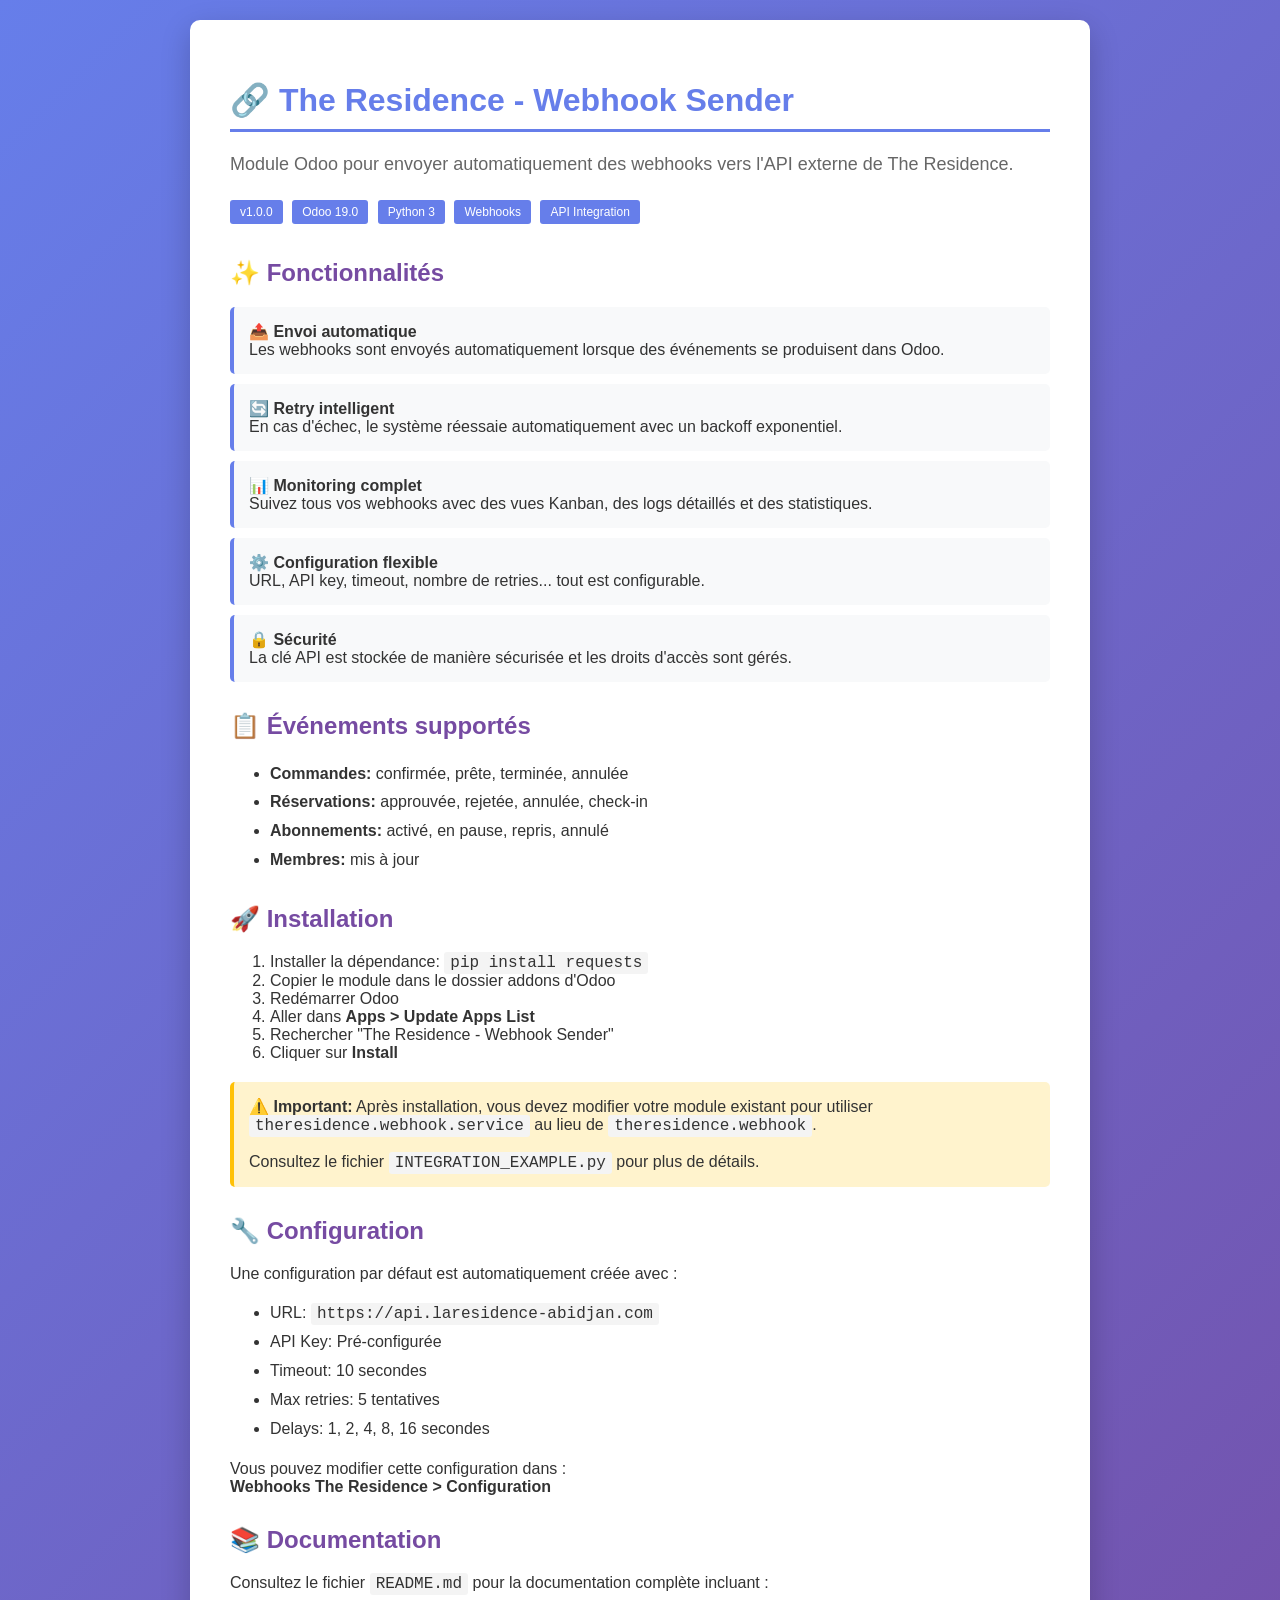
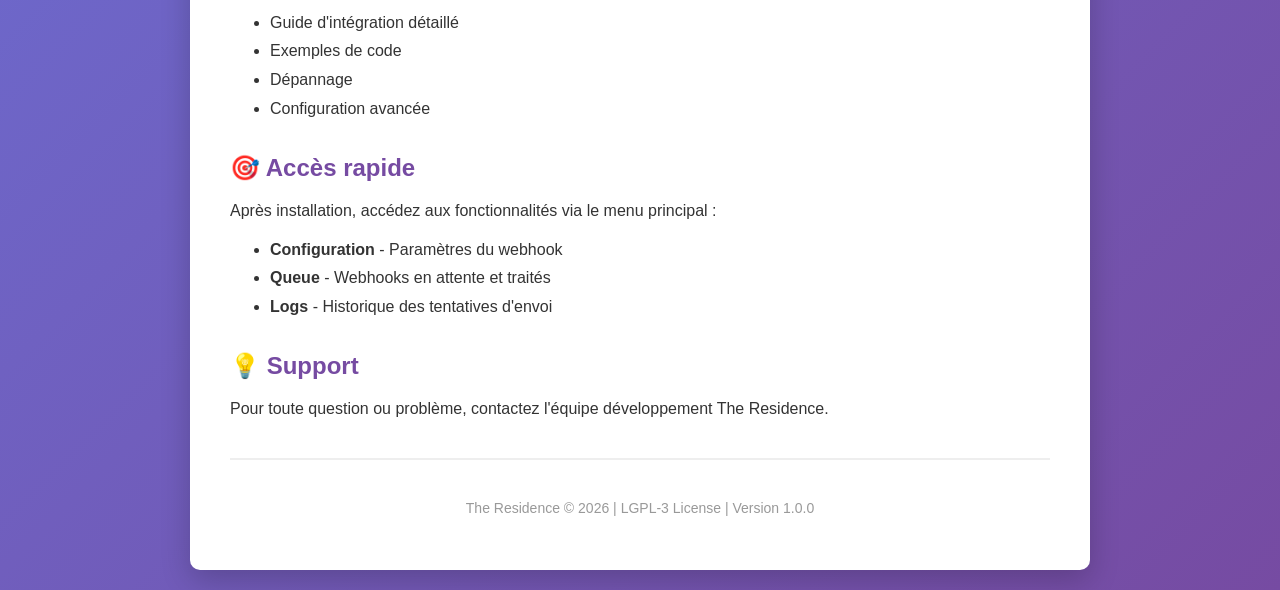
<file: theresidence_webhook_sender/theresidence_webhook_sender/static/description/index.html>
<!DOCTYPE html>
<html>
<head>
    <meta charset="utf-8">
    <title>The Residence - Webhook Sender</title>
    <style>
        body {
            font-family: 'Segoe UI', Tahoma, Geneva, Verdana, sans-serif;
            max-width: 900px;
            margin: 0 auto;
            padding: 20px;
            background: linear-gradient(135deg, #667eea 0%, #764ba2 100%);
            color: #333;
        }
        .container {
            background: white;
            border-radius: 10px;
            padding: 40px;
            box-shadow: 0 10px 30px rgba(0,0,0,0.2);
        }
        h1 {
            color: #667eea;
            border-bottom: 3px solid #667eea;
            padding-bottom: 10px;
        }
        h2 {
            color: #764ba2;
            margin-top: 30px;
        }
        .feature {
            background: #f8f9fa;
            padding: 15px;
            margin: 10px 0;
            border-left: 4px solid #667eea;
            border-radius: 5px;
        }
        .badge {
            display: inline-block;
            padding: 5px 10px;
            background: #667eea;
            color: white;
            border-radius: 3px;
            font-size: 12px;
            margin: 5px 5px 5px 0;
        }
        code {
            background: #f4f4f4;
            padding: 2px 6px;
            border-radius: 3px;
            font-family: 'Courier New', monospace;
        }
        .warning {
            background: #fff3cd;
            border-left: 4px solid #ffc107;
            padding: 15px;
            margin: 20px 0;
            border-radius: 5px;
        }
        ul {
            line-height: 1.8;
        }
    </style>
</head>
<body>
    <div class="container">
        <h1>🔗 The Residence - Webhook Sender</h1>
        
        <p style="font-size: 18px; color: #666;">
            Module Odoo pour envoyer automatiquement des webhooks vers l'API externe de The Residence.
        </p>

        <div style="margin: 20px 0;">
            <span class="badge">v1.0.0</span>
            <span class="badge">Odoo 19.0</span>
            <span class="badge">Python 3</span>
            <span class="badge">Webhooks</span>
            <span class="badge">API Integration</span>
        </div>

        <h2>✨ Fonctionnalités</h2>
        
        <div class="feature">
            <strong>📤 Envoi automatique</strong><br>
            Les webhooks sont envoyés automatiquement lorsque des événements se produisent dans Odoo.
        </div>

        <div class="feature">
            <strong>🔄 Retry intelligent</strong><br>
            En cas d'échec, le système réessaie automatiquement avec un backoff exponentiel.
        </div>

        <div class="feature">
            <strong>📊 Monitoring complet</strong><br>
            Suivez tous vos webhooks avec des vues Kanban, des logs détaillés et des statistiques.
        </div>

        <div class="feature">
            <strong>⚙️ Configuration flexible</strong><br>
            URL, API key, timeout, nombre de retries... tout est configurable.
        </div>

        <div class="feature">
            <strong>🔒 Sécurité</strong><br>
            La clé API est stockée de manière sécurisée et les droits d'accès sont gérés.
        </div>

        <h2>📋 Événements supportés</h2>
        
        <ul>
            <li><strong>Commandes:</strong> confirmée, prête, terminée, annulée</li>
            <li><strong>Réservations:</strong> approuvée, rejetée, annulée, check-in</li>
            <li><strong>Abonnements:</strong> activé, en pause, repris, annulé</li>
            <li><strong>Membres:</strong> mis à jour</li>
        </ul>

        <h2>🚀 Installation</h2>
        
        <ol>
            <li>Installer la dépendance: <code>pip install requests</code></li>
            <li>Copier le module dans le dossier addons d'Odoo</li>
            <li>Redémarrer Odoo</li>
            <li>Aller dans <strong>Apps > Update Apps List</strong></li>
            <li>Rechercher "The Residence - Webhook Sender"</li>
            <li>Cliquer sur <strong>Install</strong></li>
        </ol>

        <div class="warning">
            <strong>⚠️ Important:</strong> Après installation, vous devez modifier votre module existant 
            pour utiliser <code>theresidence.webhook.service</code> au lieu de <code>theresidence.webhook</code>.
            <br><br>
            Consultez le fichier <code>INTEGRATION_EXAMPLE.py</code> pour plus de détails.
        </div>

        <h2>🔧 Configuration</h2>
        
        <p>
            Une configuration par défaut est automatiquement créée avec :
        </p>
        <ul>
            <li>URL: <code>https://api.laresidence-abidjan.com</code></li>
            <li>API Key: Pré-configurée</li>
            <li>Timeout: 10 secondes</li>
            <li>Max retries: 5 tentatives</li>
            <li>Delays: 1, 2, 4, 8, 16 secondes</li>
        </ul>

        <p>
            Vous pouvez modifier cette configuration dans :<br>
            <strong>Webhooks The Residence > Configuration</strong>
        </p>

        <h2>📚 Documentation</h2>
        
        <p>
            Consultez le fichier <code>README.md</code> pour la documentation complète incluant :
        </p>
        <ul>
            <li>Guide d'intégration détaillé</li>
            <li>Exemples de code</li>
            <li>Dépannage</li>
            <li>Configuration avancée</li>
        </ul>

        <h2>🎯 Accès rapide</h2>
        
        <p>Après installation, accédez aux fonctionnalités via le menu principal :</p>
        <ul>
            <li><strong>Configuration</strong> - Paramètres du webhook</li>
            <li><strong>Queue</strong> - Webhooks en attente et traités</li>
            <li><strong>Logs</strong> - Historique des tentatives d'envoi</li>
        </ul>

        <h2>💡 Support</h2>
        
        <p>
            Pour toute question ou problème, contactez l'équipe développement The Residence.
        </p>

        <hr style="margin: 40px 0; border: none; border-top: 2px solid #eee;">
        
        <p style="text-align: center; color: #999; font-size: 14px;">
            The Residence © 2026 | LGPL-3 License | Version 1.0.0
        </p>
    </div>
</body>
</html>
</file>
